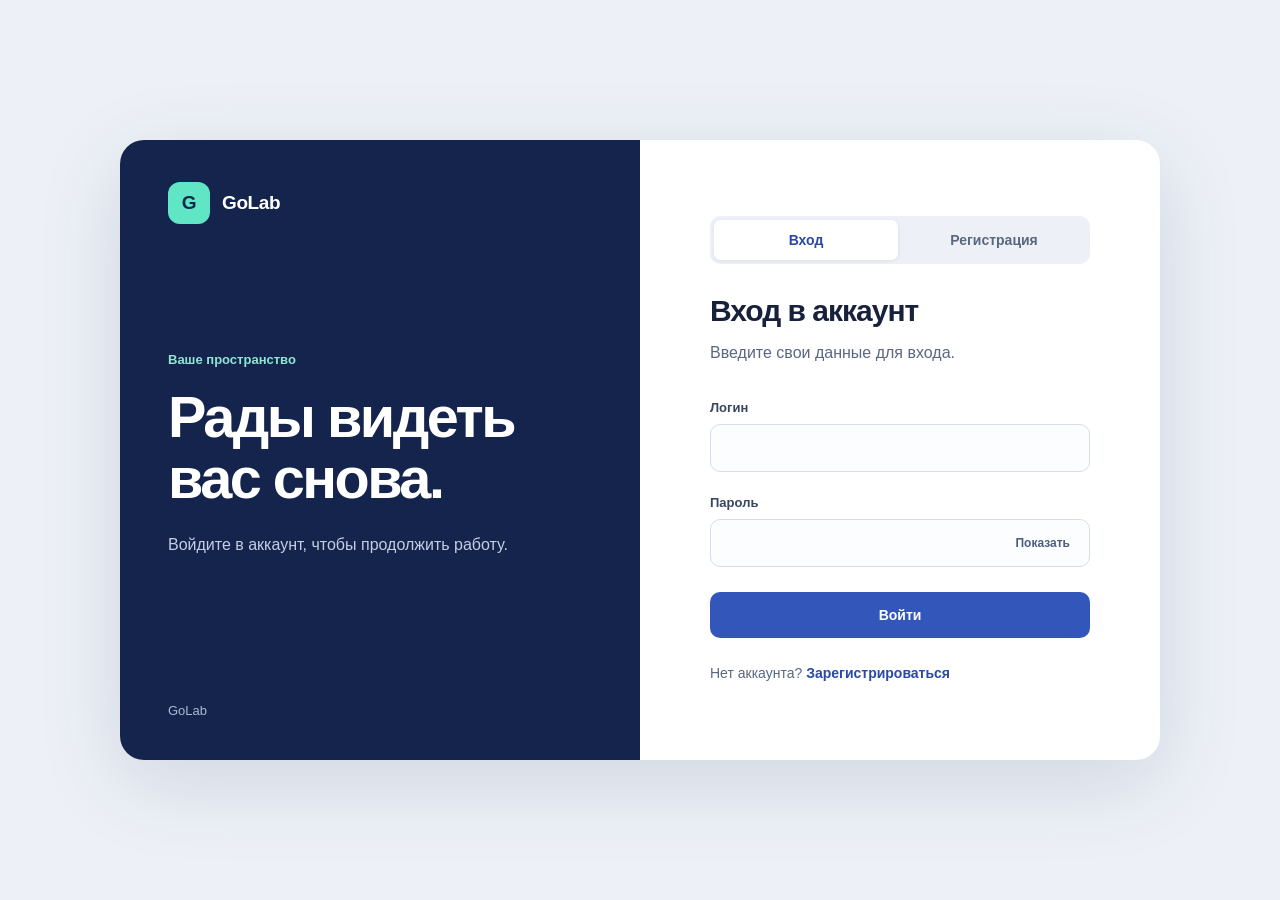
<file: index.html>
<!DOCTYPE html>
<html lang="ru">
<head>
  <meta charset="UTF-8" />
  <meta name="viewport" content="width=device-width, initial-scale=1.0" />
  <meta name="theme-color" content="#101d3d" />
  <title>Вход — GoLab</title>
  <link rel="stylesheet" href="style.css" />
  <script src="app.js" defer></script>
</head>
<body class="auth-page">
  <main class="auth-shell">
    <section class="auth-intro">
      <a class="brand" href="index.html"><span class="logo-mark" aria-hidden="true">G</span> GoLab</a>
      <div class="intro-copy"><p class="intro-kicker">Ваше пространство</p><h1>Рады видеть вас снова.</h1><p>Войдите в аккаунт, чтобы продолжить работу.</p></div>
      <span class="intro-bottom">GoLab</span>
    </section>
    <section class="form-side" aria-labelledby="login-title">
      <div class="form-wrap"><nav class="auth-tabs" aria-label="Аккаунт"><a href="index.html" aria-current="page">Вход</a><a href="register.html">Регистрация</a></nav>
        <h2 id="login-title">Вход в аккаунт</h2>
        <p class="subtitle">Введите свои данные для входа.</p>
        <form id="login-form">
          <label for="login">Логин</label>
          <input id="login" name="login" type="text" autocomplete="username" required maxlength="50" />
          <label for="password">Пароль</label>
          <div class="password-wrap"><input id="password" name="password" type="password" autocomplete="current-password" required maxlength="50" /><button type="button" id="toggle-password" class="toggle-pass" aria-label="Показать пароль">Показать</button></div>
          <div class="notice" id="notice" role="alert" hidden></div>
          <button id="submit" class="button primary" type="submit">Войти</button>
        </form>
        <p class="auth-switch">Нет аккаунта? <a href="register.html">Зарегистрироваться</a></p>
      </div>
    </section>
  </main>
</body>
</html>
</file>
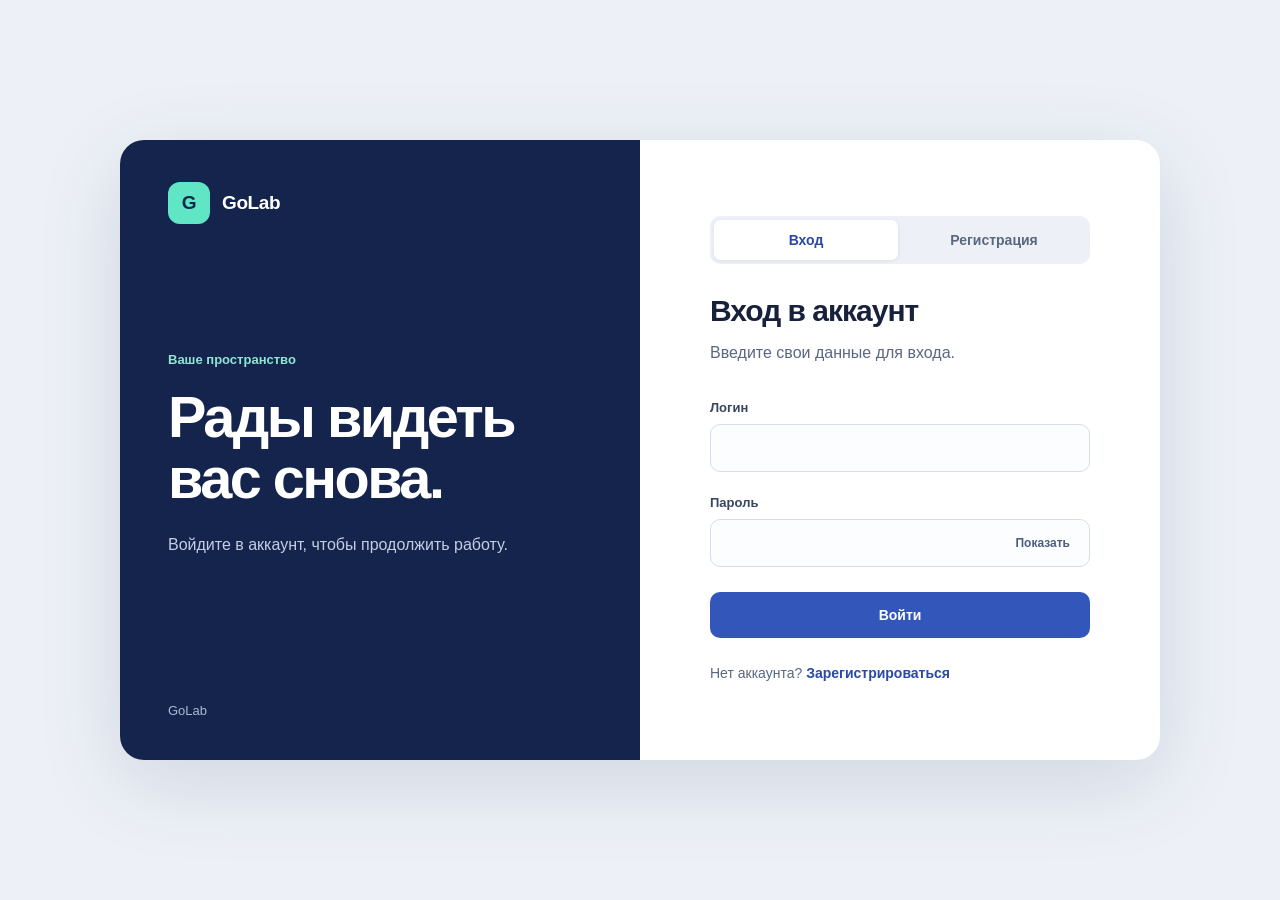
<file: dashboard.html>
<!DOCTYPE html>
<html lang="ru">
<head>
  <meta charset="UTF-8" /><meta name="viewport" content="width=device-width, initial-scale=1.0" /><meta name="theme-color" content="#101d3d" />
  <title>Личный кабинет — GoLab</title><link rel="stylesheet" href="style.css" /><script src="app.js" defer></script>
</head>
<body class="site-page">
  <header class="site-header"><div class="header-inner"><a class="brand dark-brand" href="dashboard.html"><span class="logo-mark" aria-hidden="true">G</span> GoLab</a><nav aria-label="Основная навигация"><a href="dashboard.html" aria-current="page">Главная</a><a href="users.html">Пользователи</a><a href="products.html">Каталог</a></nav><button class="logout" type="button" data-logout>Выйти</button></div></header>
  <main class="page-content"><p class="page-kicker">Личный кабинет</p><h1>Добро пожаловать, <span data-username></span>!</h1><p class="page-description">Вы вошли в свой аккаунт.</p><section class="feature"><div><h2>Пользователи</h2><p>Посмотрите список пользователей GoLab.</p></div><a class="button primary feature-link" href="users.html">Открыть список <span aria-hidden="true">→</span></a></section></main>
</body>
</html>
</file>
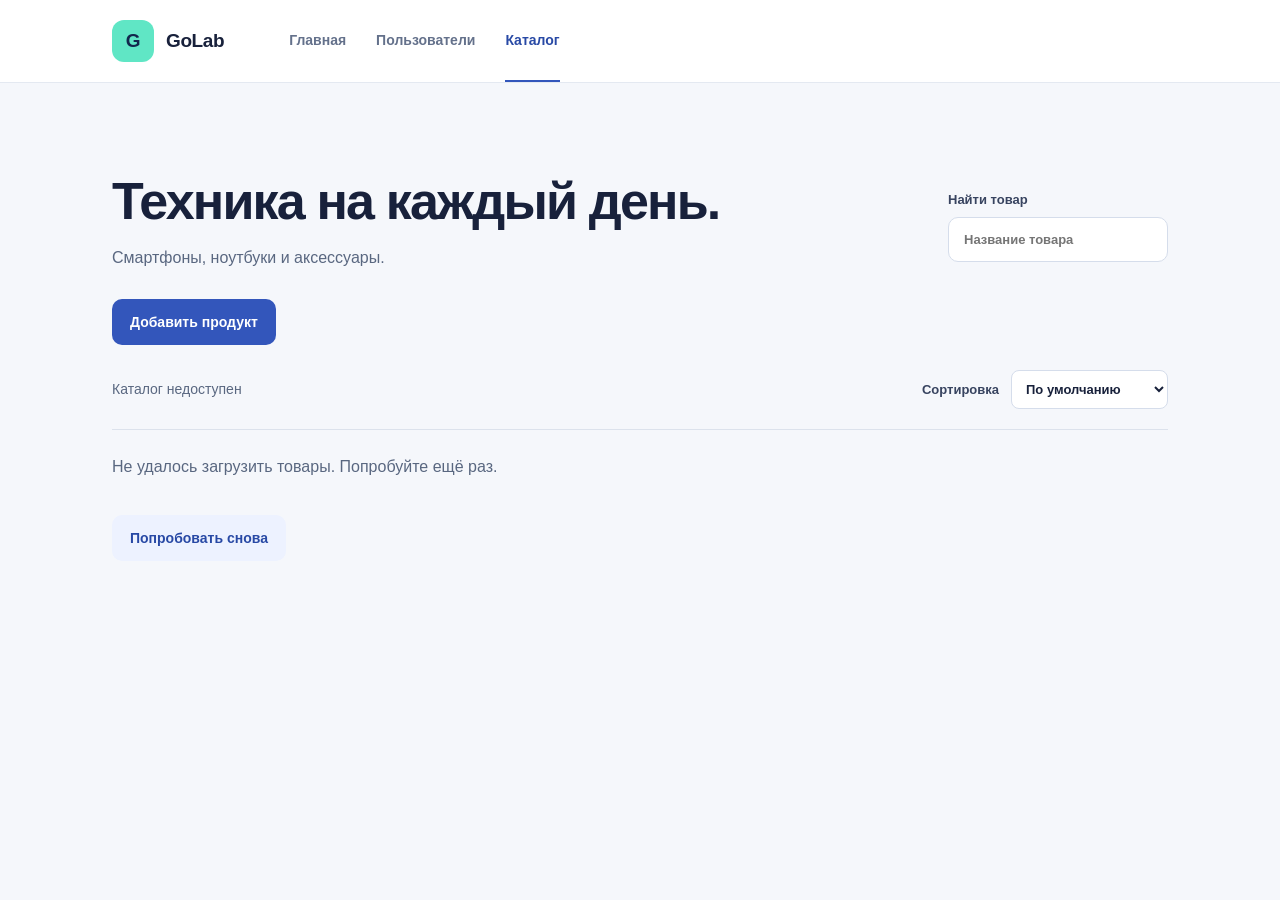
<file: products.html>
<!DOCTYPE html>
<html lang="ru">
<head>
<meta charset="UTF-8"><meta name="viewport" content="width=device-width, initial-scale=1.0"><meta name="theme-color" content="#f5f7fb">
<title>Каталог — GoLab</title><link rel="stylesheet" href="style.css"><script src="products.js" defer></script>
</head>
<body class="site-page">
<header class="site-header"><div class="header-inner"><a class="brand dark-brand" href="dashboard.html"><span class="logo-mark" aria-hidden="true">G</span> GoLab</a><nav aria-label="Основная навигация"><a href="dashboard.html">Главная</a><a href="users.html">Пользователи</a><a href="products.html" aria-current="page">Каталог</a></nav></div></header>
<main class="page-content catalog"><div class="catalog-heading"><div><h1>Техника на каждый день.</h1><p class="page-description">Смартфоны, ноутбуки и аксессуары.</p></div><label class="catalog-search" for="product-search">Найти товар<input id="product-search" type="search" placeholder="Название товара" autocomplete="off"></label></div>
<div class="catalog-actions"><button class="button primary" id="open-product-dialog" type="button">Добавить продукт</button><p id="product-feedback" role="status"></p></div><div class="catalog-toolbar"><p id="product-count" role="status">Загрузка…</p><label for="product-sort">Сортировка<select id="product-sort"><option value="default">По умолчанию</option><option value="asc">Сначала дешевле</option><option value="desc">Сначала дороже</option></select></label></div>
<p id="products-status" role="status">Загружаем товары…</p><button id="products-retry" type="button" class="button secondary" hidden>Попробовать снова</button><div id="products-grid" class="products-grid" aria-label="Товары"></div>
</main>
<dialog id="product-dialog" class="product-dialog" aria-labelledby="product-dialog-title">
<div class="dialog-heading"><h2 id="product-dialog-title">Добавить продукт</h2><button id="close-product-dialog" class="dialog-close" type="button" aria-label="Закрыть">Закрыть</button></div>
<form id="add-product-form">
<label for="product-name">Название</label><input id="product-name" name="name" required maxlength="150" autocomplete="off" autofocus>
<label for="product-price">Цена, ₸</label><input id="product-price" name="price" type="number" min="1" step="1" required inputmode="numeric">
<p id="add-product-error" class="notice" role="alert" hidden></p>
<div class="dialog-actions"><button id="cancel-product" class="button secondary" type="button">Отмена</button><button id="save-product" class="button primary" type="submit">Добавить</button></div>
</form></dialog>
</body></html>
</file>
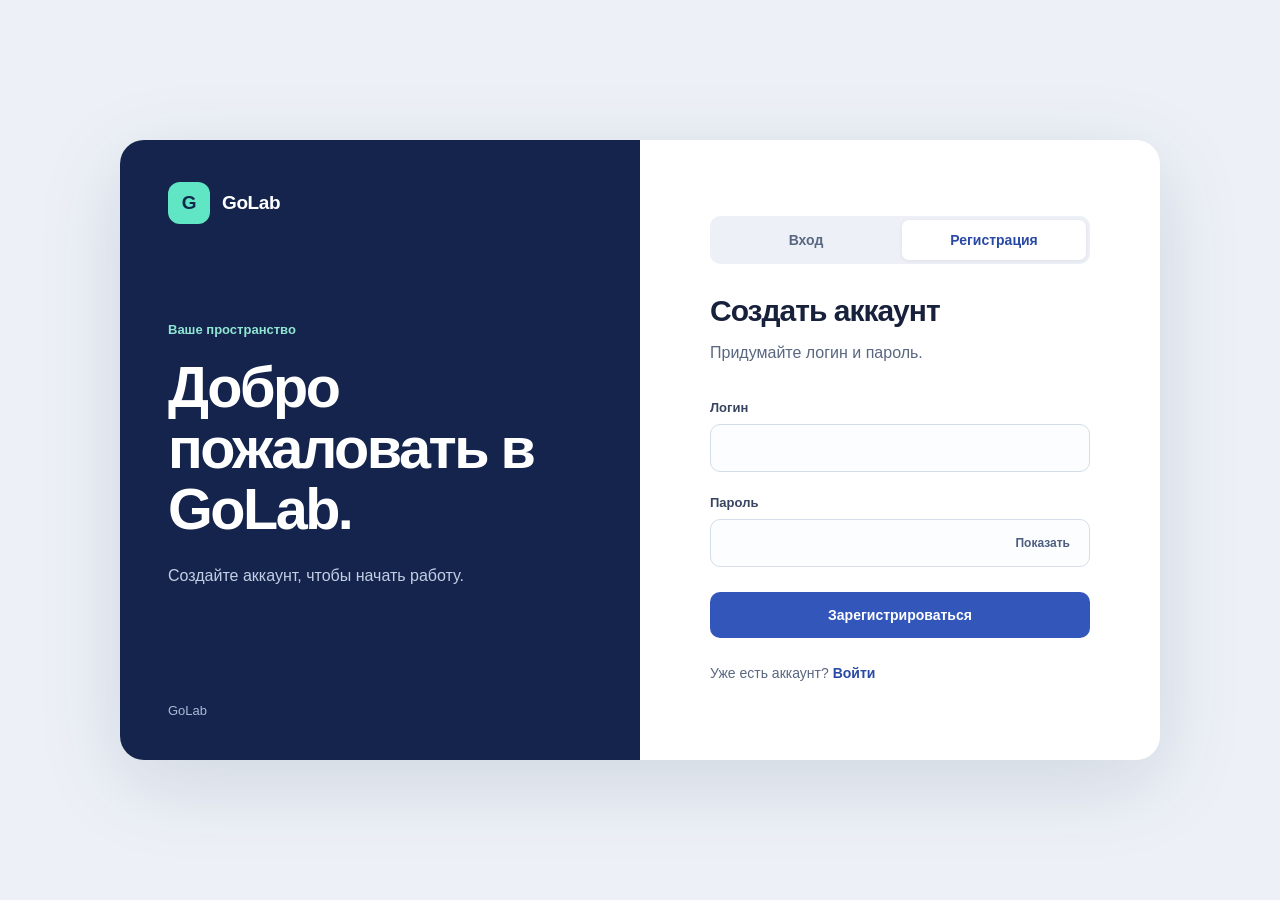
<file: register.html>
<!DOCTYPE html>
<html lang="ru">
<head>
  <meta charset="UTF-8" />
  <meta name="viewport" content="width=device-width, initial-scale=1.0" />
  <meta name="theme-color" content="#101d3d" />
  <title>Регистрация — GoLab</title>
  <link rel="stylesheet" href="style.css" />
  <script src="app.js" defer></script>
</head>
<body class="auth-page">
  <main class="auth-shell">
    <section class="auth-intro">
      <a class="brand" href="index.html"><span class="logo-mark" aria-hidden="true">G</span> GoLab</a>
      <div class="intro-copy"><p class="intro-kicker">Ваше пространство</p><h1>Добро пожаловать в GoLab.</h1><p>Создайте аккаунт, чтобы начать работу.</p></div>
      <span class="intro-bottom">GoLab</span>
    </section>
    <section class="form-side" aria-labelledby="register-title">
      <div class="form-wrap"><nav class="auth-tabs" aria-label="Аккаунт"><a href="index.html">Вход</a><a href="register.html" aria-current="page">Регистрация</a></nav>
        <h2 id="register-title">Создать аккаунт</h2>
        <p class="subtitle">Придумайте логин и пароль.</p>
        <form id="register-form">
          <label for="login">Логин</label>
          <input id="login" name="login" type="text" autocomplete="username" spellcheck="false" required maxlength="50" />
          <label for="password">Пароль</label>
          <div class="password-wrap"><input id="password" name="password" type="password" autocomplete="new-password" required maxlength="50" /><button type="button" id="toggle-password" class="toggle-pass" aria-label="Показать пароль">Показать</button></div>
          <div class="notice" id="notice" role="alert" hidden></div>
          <button id="submit" class="button primary" type="submit">Зарегистрироваться</button>
        </form>
        <div id="register-success" role="status" hidden>
          <p>Аккаунт создан. Теперь вы можете войти.</p>
          <a class="button primary" href="index.html">Войти</a>
        </div>
        <p class="auth-switch">Уже есть аккаунт? <a href="index.html">Войти</a></p>
      </div>
    </section>
  </main>
</body>
</html>
</file>
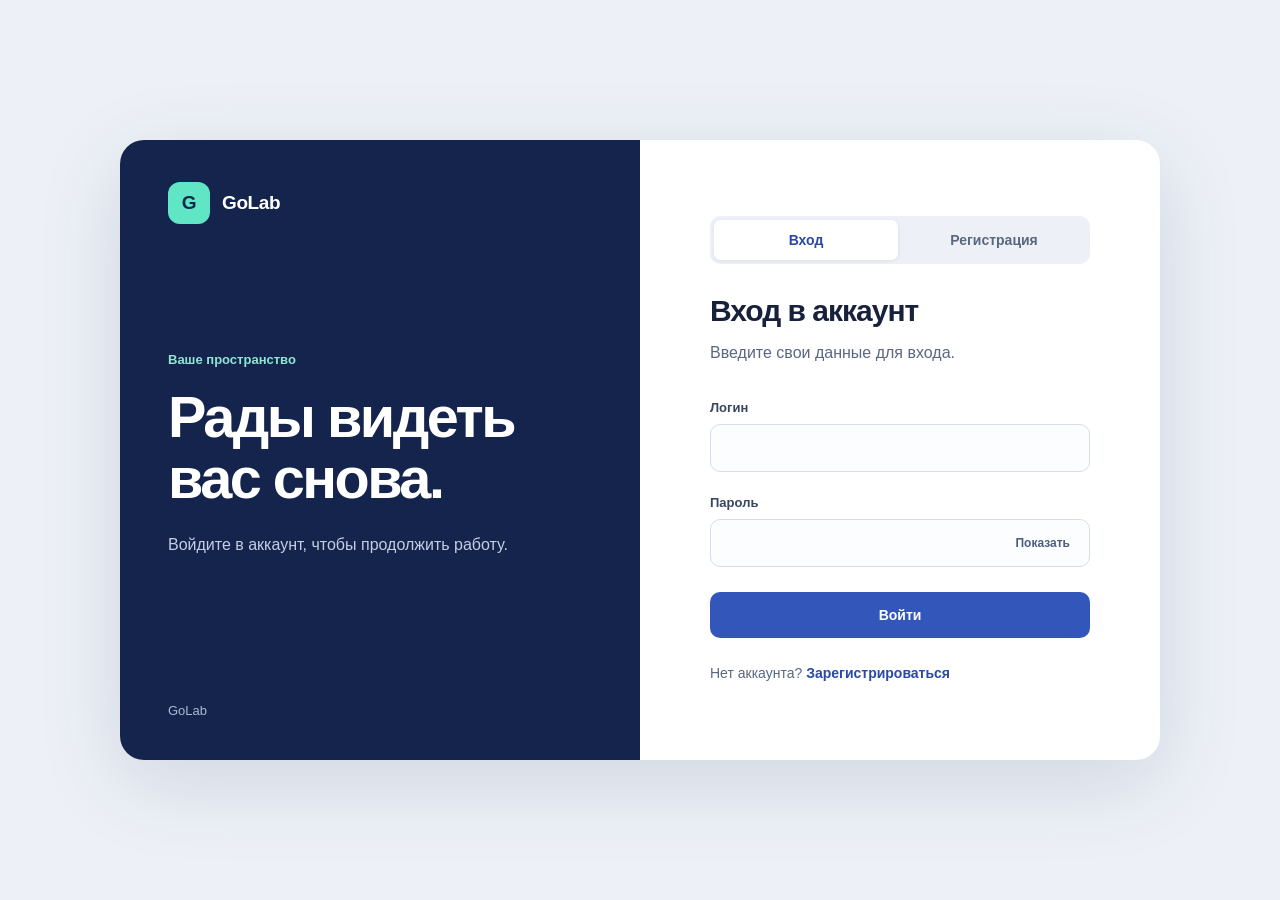
<file: users.html>
<!DOCTYPE html>
<html lang="ru">
<head>
  <meta charset="UTF-8" /><meta name="viewport" content="width=device-width, initial-scale=1.0" /><meta name="theme-color" content="#101d3d" />
  <title>Пользователи — GoLab</title><link rel="stylesheet" href="style.css" /><script src="app.js" defer></script>
</head>
<body class="site-page">
  <header class="site-header"><div class="header-inner"><a class="brand dark-brand" href="dashboard.html"><span class="logo-mark" aria-hidden="true">G</span> GoLab</a><nav aria-label="Основная навигация"><a href="dashboard.html">Главная</a><a href="users.html" aria-current="page">Пользователи</a><a href="products.html">Каталог</a></nav><button class="logout" type="button" data-logout>Выйти</button></div></header>
  <main class="page-content"><p class="page-kicker">GoLab</p><h1>Пользователи</h1><p class="page-description">Список пользователей.</p><section class="users-panel" aria-label="Список пользователей"><p id="users-status" role="status">Загрузка...</p><ul id="users-list" class="users-list"></ul><button type="button" id="retry-users" class="button secondary" hidden>Попробовать снова</button></section></main>
</body>
</html>
</file>
<file: style.css>
:root{font-family:Inter,ui-sans-serif,-apple-system,BlinkMacSystemFont,"Segoe UI",sans-serif;color:#18213b;background:#edf1f7;font-synthesis:none}*{box-sizing:border-box}body{margin:0}a{color:inherit;text-decoration:none}button,input{font:inherit}button{cursor:pointer}[hidden]{display:none!important}:focus-visible{outline:3px solid #6688e8;outline-offset:3px}.auth-page{min-height:100vh;display:grid;place-items:center;padding:30px}.auth-shell{display:grid;grid-template-columns:1fr 1fr;width:min(1040px,100%);min-height:620px;background:#fff;border-radius:24px;overflow:hidden;box-shadow:0 22px 85px rgba(18,36,75,.13)}.auth-intro{background:#14244d;color:#fff;padding:42px 48px;display:flex;flex-direction:column}.brand{display:inline-flex;align-items:center;gap:12px;font-size:19px;font-weight:750;letter-spacing:-.4px}.logo-mark{display:grid;place-items:center;width:42px;height:42px;border-radius:12px;background:#60e6c5;color:#12274c;font-weight:900}.intro-copy{margin:auto 0;max-width:380px}.intro-kicker,.page-kicker{font-size:13px;font-weight:700;color:#90e6d2;margin:0 0 20px}.intro-copy h1{font-size:clamp(42px,4.5vw,62px);letter-spacing:-2.5px;line-height:1.06;margin:0 0 22px}.intro-copy>p:last-child{font-size:16px;line-height:1.7;color:#c3cfe4}.intro-bottom{color:#a9bad8;font-size:13px}.form-side{display:grid;place-items:center;padding:50px}.form-wrap{max-width:380px;width:100%}h2{font-size:30px;letter-spacing:-1px;margin:0 0 12px}.subtitle,.page-description{color:#596780;line-height:1.6;margin:0 0 34px}form{display:flex;flex-direction:column}label{font-size:13px;font-weight:700;color:#384460;margin-bottom:9px}input{width:100%;border:1px solid #d5ddeb;border-radius:10px;color:#1e2b45;padding:14px 15px;background:#fcfdff}input:focus{border-color:#5675ce}#login{margin-bottom:23px}.password-wrap{position:relative}.password-wrap input{padding-right:95px}.toggle-pass{position:absolute;right:8px;top:50%;transform:translateY(-50%);background:none;border:0;color:#4c5d80;font-size:12px;font-weight:700;padding:12px}.button{border-radius:10px;padding:15px 18px;font-weight:700;font-size:14px;border:0;display:inline-flex;align-items:center;justify-content:center;gap:24px}.primary{background:#3356bb;color:white}.primary:hover{background:#2846a3}.button:active{transform:scale(.98)}.button:disabled{opacity:.65;cursor:wait}form .button{margin-top:25px;width:100%}.notice{font-size:13px;line-height:1.5;background:#fff2f1;color:#a72f2b;border:1px solid #ffd3cf;padding:11px 13px;border-radius:9px;margin-top:14px}.site-page{min-height:100vh;background:#f5f7fb}.site-header{background:#fff;border-bottom:1px solid #e4e9f1}.header-inner{max-width:1120px;min-height:82px;margin:auto;padding:0 32px;display:flex;align-items:center;gap:65px}.dark-brand{color:#18213b}.header-inner nav{display:flex;align-self:stretch;gap:30px}.header-inner nav a{display:flex;align-items:center;color:#64718b;font-size:14px;font-weight:600;border-bottom:2px solid transparent}.header-inner nav a[aria-current]{color:#2849a5;border-bottom-color:#3356bb}.logout{margin-left:auto;border:0;background:transparent;color:#56647e;font-size:14px;font-weight:700;padding:12px}.page-content{max-width:1120px;margin:0 auto;padding:90px 32px}.page-kicker{color:#526ba7;margin-bottom:15px}.page-content h1{font-size:clamp(34px,5vw,52px);letter-spacing:-2px;line-height:1.1;margin:0 0 15px;overflow-wrap:anywhere}.feature,.users-panel{background:#fff;border:1px solid #e4e9f1;border-radius:16px;padding:32px;max-width:760px}.feature{display:flex;align-items:center;justify-content:space-between;gap:24px;margin-top:56px}.feature h2{font-size:21px;letter-spacing:-.5px}.feature p,.users-panel p{color:#596780;line-height:1.6;margin:0}.feature-link{flex-shrink:0}.users-panel{margin-top:50px}.users-list{list-style:none;padding:0;margin:0}.users-list li{padding:17px 0;border-bottom:1px solid #edf0f5;overflow-wrap:anywhere}.users-list li:first-child{padding-top:0}.users-list li:last-child{border:0;padding-bottom:0}.secondary{margin-top:20px;background:#edf2ff;color:#2849a5}@media(max-width:700px){.auth-page{padding:0;display:block;background:white}.auth-shell{grid-template-columns:1fr;min-height:100vh;border-radius:0;box-shadow:none}.auth-intro{min-height:280px;padding:25px 24px}.intro-copy{margin:45px 0 25px}.intro-copy h1{font-size:40px;letter-spacing:-1.5px}.intro-bottom{display:none}.form-side{padding:45px 24px 60px;align-items:start}.header-inner{padding:16px 20px;gap:20px;flex-wrap:wrap}.header-inner nav{order:3;width:100%;gap:24px;height:42px}.header-inner nav a{font-size:13px}.page-content{padding:58px 20px}.feature{align-items:flex-start;flex-direction:column;margin-top:38px}.feature,.users-panel{padding:24px}.users-panel{margin-top:35px}}@media(prefers-reduced-motion:reduce){*,*::before,*::after{animation-duration:.01ms!important;transition-duration:.01ms!important}}
.auth-switch{margin:25px 0 0;color:#596780;font-size:14px;line-height:1.5}.auth-switch a{color:#2849a5;font-weight:700}.auth-switch a:hover{text-decoration:underline}#register-success p{color:#345844;line-height:1.6;margin:0 0 20px}
.auth-tabs{display:flex;gap:4px;padding:4px;background:#edf1f7;border-radius:10px;margin-bottom:30px}.auth-tabs a{flex:1;text-align:center;padding:12px 8px;font-size:14px;font-weight:700;color:#596780;border-radius:7px}.auth-tabs a[aria-current]{background:#fff;color:#2849a5;box-shadow:0 1px 4px #00000012}.auth-tabs a:hover{color:#18213b}
.catalog-heading{display:flex;align-items:flex-end;justify-content:space-between;gap:35px}.catalog-heading h1{max-width:620px;letter-spacing:-.035em}.catalog-heading .page-description{margin-bottom:0}.catalog-search{display:block;min-width:220px}.catalog-search input{display:block;margin-top:10px;background:white}.catalog-toolbar{display:flex;align-items:center;justify-content:space-between;gap:20px;margin:45px 0 24px;padding-bottom:20px;border-bottom:1px solid #dce2ec;color:#596780;font-size:14px}.catalog-toolbar p{margin:0}.catalog-toolbar label{display:flex;align-items:center;gap:12px;margin:0}.catalog-toolbar select{font:inherit;color:#18213b;background:white;border:1px solid #d5ddeb;border-radius:8px;padding:10px}.products-grid{display:grid;grid-template-columns:repeat(2,minmax(0,1fr));gap:36px 24px}.product-card{min-width:0}.product-visual{height:235px;background:#e3eaf5;border-radius:16px;display:flex;align-items:center;justify-content:center;padding:30px;overflow:hidden}.product-visual span{font-size:clamp(28px,3vw,43px);font-weight:750;letter-spacing:-.035em;color:#263e73;text-align:center;overflow-wrap:anywhere}.product-card:nth-child(4n+2) .product-visual{background:#e4efea}.product-card:nth-child(4n+2) .product-visual span{color:#2e5a48}.product-card:nth-child(4n+3) .product-visual{background:#e9e6f3}.product-card:nth-child(4n+4) .product-visual{background:#ece8e2}.product-card h2{font-size:20px;letter-spacing:-.02em;margin:19px 0 8px;overflow-wrap:anywhere}.product-price{font-size:23px;font-weight:650;margin:0;font-variant-numeric:tabular-nums}#products-status{color:#596780;line-height:1.6}@media(max-width:700px){.catalog-heading{display:block}.catalog-search{margin-top:28px}.catalog-toolbar{align-items:flex-start;margin-top:28px}.catalog-toolbar label{align-items:flex-start;flex-direction:column;gap:8px}.product-visual{height:180px;padding:16px}.product-visual span{font-size:26px}}@media(max-width:420px){.products-grid{grid-template-columns:1fr}.product-visual{height:210px}}
.catalog-actions{display:flex;align-items:center;gap:20px;margin-top:28px}.catalog-actions p{color:#345844;font-size:14px}.product-dialog{width:min(480px,calc(100% - 32px));max-height:calc(100dvh - 40px);overflow:auto;border:0;border-radius:16px;padding:30px;color:#18213b;box-shadow:0 20px 70px #0003}.product-dialog::backdrop{background:#101d3d80}.dialog-heading{display:flex;align-items:center;justify-content:space-between;gap:16px;margin-bottom:28px}.dialog-heading h2{font-size:25px;margin:0}.dialog-close{padding:12px 0 12px 12px;background:none;border:0;color:#596780;font-size:13px}.product-dialog input{margin-bottom:22px}.dialog-actions{display:flex;gap:12px;margin-top:6px}.dialog-actions .button{margin:0;flex:1}.product-dialog .notice{margin:0 0 20px}.catalog-actions+.catalog-toolbar{margin-top:25px}@media(max-width:420px){.product-dialog{padding:24px}.dialog-heading h2{font-size:22px}.catalog-actions{align-items:flex-start;flex-direction:column;gap:4px}}
</file>
